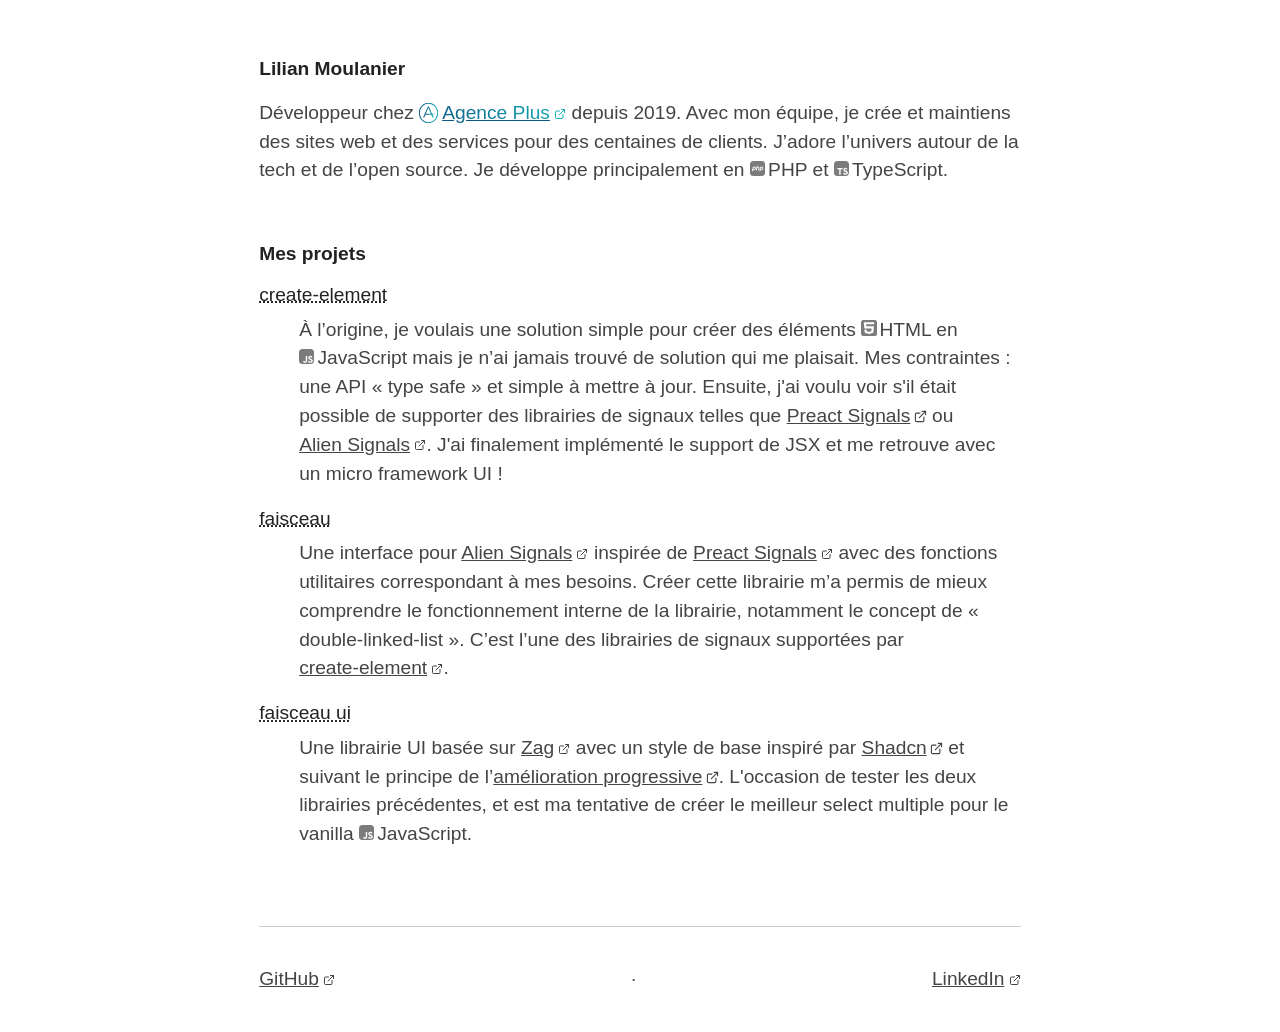
<file: index.html>
<!doctype html>
<html lang="en">
  <head>
    <meta charset="UTF-8" />
    <meta name="viewport" content="width=device-width, initial-scale=1.0" />
    <title>Lilian Moulanier</title>
    <link
      rel="icon"
      href="data:image/svg+xml,%3Csvg xmlns='http://www.w3.org/2000/svg' viewBox='0 0 64 64'%3E%3Cpath fill='%23222' d='M20 12h12v28h16v12H20z'/%3E%3C/svg%3E"
      type="image/svg+xml"
    />
    <link rel="stylesheet" href="/index.css" />
    <script src="analytics.js" defer></script>
  </head>
  <body>
    <main>
      <h1>Lilian Moulanier</h1>
      <p>
        Développeur chez
        <a href="https://www.agence-plus.fr/" target="_blank">Agence Plus</a>
        depuis 2019. Avec mon équipe, je crée et maintiens des sites web et des services pour des
        centaines de clients. J’adore l’univers autour de la tech et de l’open source. Je développe
        principalement en <span class="icon icon-php">PHP</span> et
        <span class="icon icon-ts">TypeScript</span>.
      </p>

      <h2>Mes projets</h2>
      <dl>
        <dt>
          <h3>
            <a href="https://github.com/lilian1315/create-element" target="_blank"
              >create-element</a
            >
          </h3>
        </dt>
        <dd>
          À l’origine, je voulais une solution simple pour créer des éléments
          <span class="icon icon-html">HTML</span> en
          <span class="icon icon-js">JavaScript</span> mais je n’ai jamais trouvé de solution qui me
          plaisait. Mes contraintes : une API « type safe » et simple à mettre à jour. Ensuite, j'ai
          voulu voir s'il était possible de supporter des librairies de signaux telles que
          <a href="https://github.com/preactjs/signals" target="_blank">Preact Signals</a> ou
          <a href="https://github.com/stackblitz/alien-signals" target="_blank">Alien Signals</a>.
          J'ai finalement implémenté le support de JSX et me retrouve avec un micro framework UI !
        </dd>
      </dl>
      <dl>
        <dt>
          <h3><a href="https://github.com/lilian1315/faisceau" target="_blank">faisceau</a></h3>
        </dt>
        <dd>
          Une interface pour
          <a href="https://github.com/stackblitz/alien-signals" target="_blank">Alien Signals</a>
          inspirée de
          <a href="https://github.com/preactjs/signals" target="_blank">Preact Signals</a>
          avec des fonctions utilitaires correspondant à mes besoins. Créer cette librairie m’a
          permis de mieux comprendre le fonctionnement interne de la librairie, notamment le concept
          de « double-linked-list ». C’est l’une des librairies de signaux supportées par
          <a href="https://github.com/lilian1315/create-element" target="_blank">create-element</a>.
        </dd>
      </dl>
      <dl>
        <dt>
          <h3>
            <a href="https://github.com/lilian1315/faisceau-ui" target="_blank">faisceau ui</a>
          </h3>
        </dt>
        <dd>
          Une librairie UI basée sur <a href="https://zagjs.com/" target="_blank">Zag</a> avec un
          style de base inspiré par <a href="https://ui.shadcn.com/" target="_blank">Shadcn</a> et
          suivant le principe de l’<a
            href="https://developer.mozilla.org/fr/docs/Glossary/Progressive_Enhancement"
            target="_blank"
            >amélioration progressive</a
          >. L'occasion de tester les deux librairies précédentes, et est ma tentative de créer le
          meilleur select multiple pour le vanilla <span class="icon icon-js">JavaScript</span>.
        </dd>
      </dl>
    </main>
    <footer>
      <a href="https://github.com/lilian1315" target="_blank">GitHub</a>
      ·
      <a href="https://linkedin.com/in/lilian-moulanier-7810aa121" target="_blank">LinkedIn</a>
    </footer>
  </body>
</html>
</file>
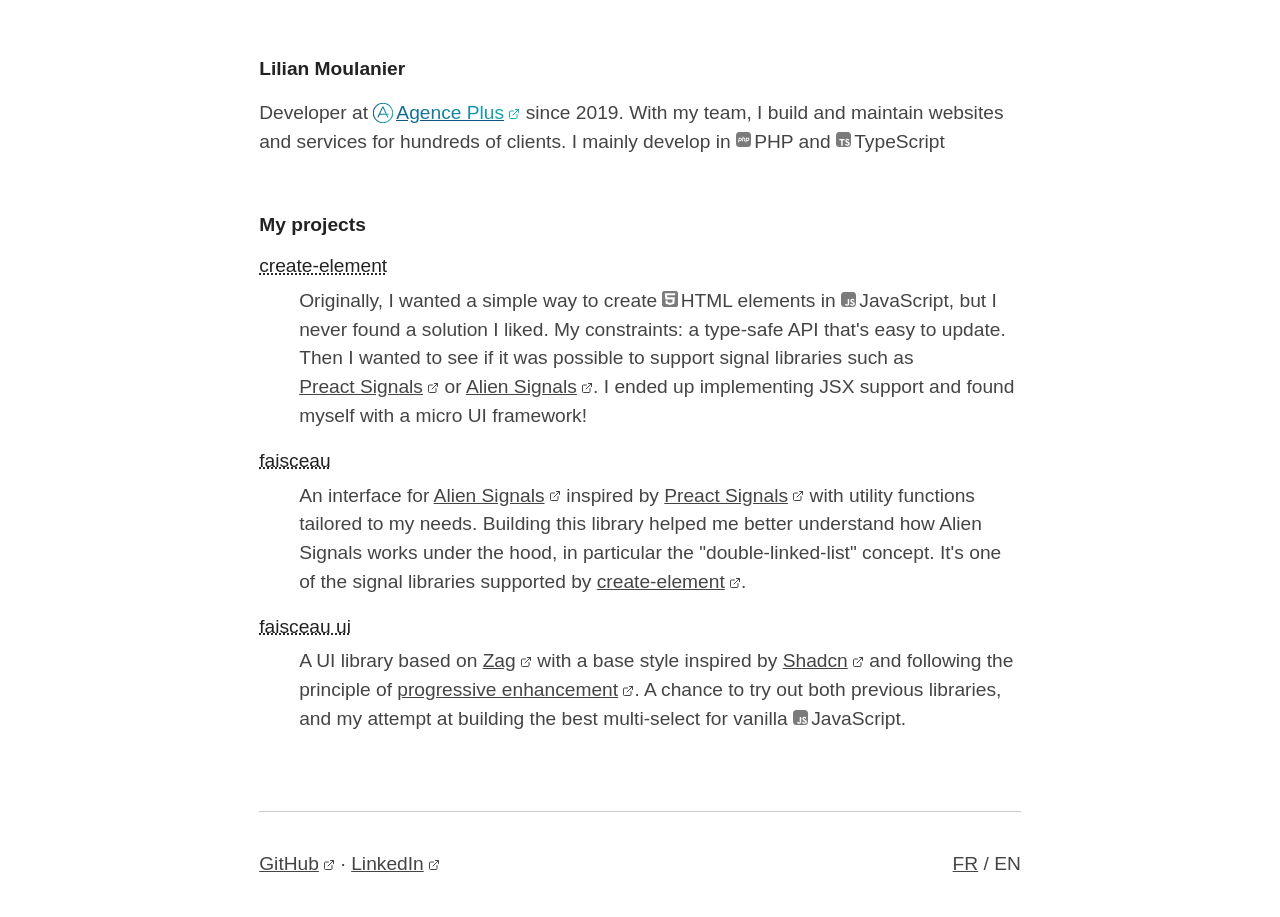
<file: en.html>
<!doctype html>
<html lang="en">
    <head>
        <meta charset="UTF-8" />
        <meta name="viewport" content="width=device-width, initial-scale=1.0" />
        <title>Lilian Moulanier</title>
        <meta
            name="description"
            content="Developer at Agence Plus since 2019 — I build and maintain websites and open source services in PHP and TypeScript."
        />
        <link
            rel="icon"
            href="data:image/svg+xml,%3Csvg xmlns='http://www.w3.org/2000/svg' viewBox='0 0 64 64'%3E%3Cpath fill='%23222' d='M20 12h12v28h16v12H20z'/%3E%3C/svg%3E"
            type="image/svg+xml"
        />
        <link rel="stylesheet" href="/index.css" />
        <script src="index.js" defer></script>
    </head>
    <body>
        <main>
            <h1>Lilian Moulanier</h1>
            <p>
                Developer at
                <a href="https://www.agence-plus.fr/" target="_blank"
                    >Agence Plus</a
                >
                since 2019. With my team, I build and maintain websites and
                services for hundreds of clients. I mainly develop in
                <span class="icon icon-php">PHP</span> and
                <span class="icon icon-ts">TypeScript</span>
            </p>

            <h2>My projects</h2>
            <dl>
                <dt>
                    <h3>
                        <a
                            href="https://github.com/lilian1315/create-element"
                            target="_blank"
                            >create-element</a
                        >
                    </h3>
                </dt>
                <dd>
                    Originally, I wanted a simple way to create
                    <span class="icon icon-html">HTML</span> elements in
                    <span class="icon icon-js">JavaScript</span>, but I never
                    found a solution I liked. My constraints: a type-safe API
                    that's easy to update. Then I wanted to see if it was
                    possible to support signal libraries such as
                    <a
                        href="https://github.com/preactjs/signals"
                        target="_blank"
                        >Preact Signals</a
                    >
                    or
                    <a
                        href="https://github.com/stackblitz/alien-signals"
                        target="_blank"
                        >Alien Signals</a
                    >. I ended up implementing JSX support and found myself with
                    a micro UI framework!
                </dd>
            </dl>
            <dl>
                <dt>
                    <h3>
                        <a
                            href="https://github.com/lilian1315/faisceau"
                            target="_blank"
                            >faisceau</a
                        >
                    </h3>
                </dt>
                <dd>
                    An interface for
                    <a
                        href="https://github.com/stackblitz/alien-signals"
                        target="_blank"
                        >Alien Signals</a
                    >
                    inspired by
                    <a
                        href="https://github.com/preactjs/signals"
                        target="_blank"
                        >Preact Signals</a
                    >
                    with utility functions tailored to my needs. Building this
                    library helped me better understand how Alien Signals works
                    under the hood, in particular the "double-linked-list"
                    concept. It's one of the signal libraries supported by
                    <a
                        href="https://github.com/lilian1315/create-element"
                        target="_blank"
                        >create-element</a
                    >.
                </dd>
            </dl>
            <dl>
                <dt>
                    <h3>
                        <a
                            href="https://github.com/lilian1315/faisceau-ui"
                            target="_blank"
                            >faisceau ui</a
                        >
                    </h3>
                </dt>
                <dd>
                    A UI library based on
                    <a href="https://zagjs.com/" target="_blank">Zag</a> with a
                    base style inspired by
                    <a href="https://ui.shadcn.com/" target="_blank">Shadcn</a>
                    and following the principle of
                    <a
                        href="https://developer.mozilla.org/en-US/docs/Glossary/Progressive_enhancement"
                        target="_blank"
                        >progressive enhancement</a
                    >. A chance to try out both previous libraries, and my
                    attempt at building the best multi-select for vanilla
                    <span class="icon icon-js">JavaScript</span>.
                </dd>
            </dl>
        </main>
        <footer>
            <div>
                <a href="https://github.com/lilian1315" target="_blank"
                    >GitHub</a
                >
                ·
                <a
                    href="https://linkedin.com/in/lilian-moulanier-7810aa121"
                    target="_blank"
                    >LinkedIn</a
                >
            </div>
            <div>
                <a href="/fr">FR</a>
                / EN
            </div>
        </footer>
    </body>
</html>
</file>
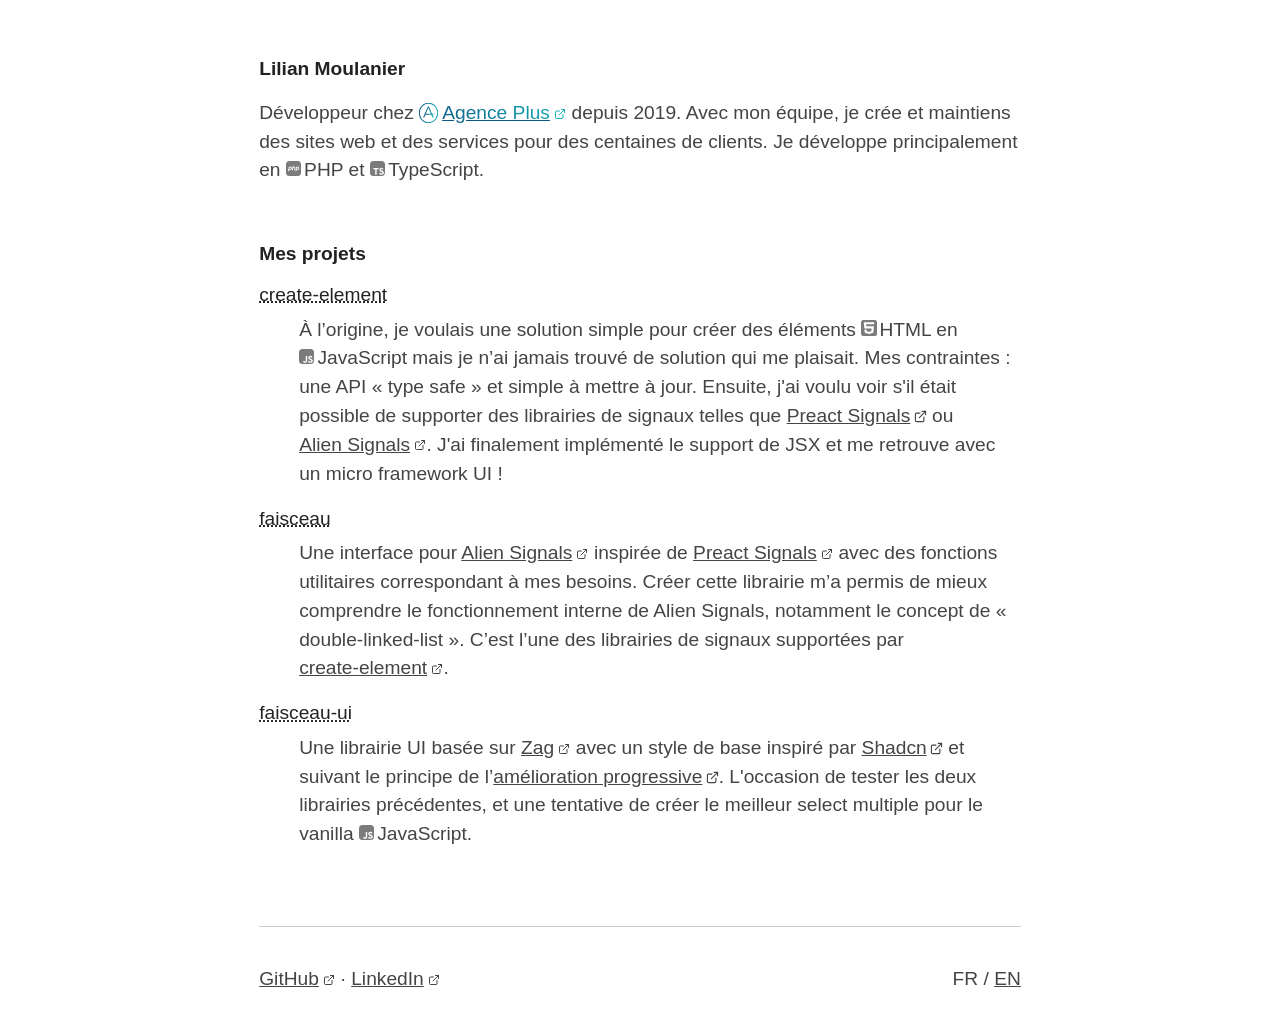
<file: fr.html>
<!doctype html>
<html lang="fr">
    <head>
        <meta charset="UTF-8" />
        <meta name="viewport" content="width=device-width, initial-scale=1.0" />
        <title>Lilian Moulanier</title>
        <meta
            name="description"
            content="Développeur chez Agence Plus depuis 2019 — je crée et maintiens des sites web et des services open source en PHP et TypeScript."
        />
        <link
            rel="icon"
            href="data:image/svg+xml,%3Csvg xmlns='http://www.w3.org/2000/svg' viewBox='0 0 64 64'%3E%3Cpath fill='%23222' d='M20 12h12v28h16v12H20z'/%3E%3C/svg%3E"
            type="image/svg+xml"
        />
        <link rel="stylesheet" href="/index.css" />
        <script src="index.js" defer></script>
    </head>
    <body>
        <main>
            <h1>Lilian Moulanier</h1>
            <p>
                Développeur chez
                <a href="https://www.agence-plus.fr/" target="_blank"
                    >Agence Plus</a
                >
                depuis 2019. Avec mon équipe, je crée et maintiens des sites web
                et des services pour des centaines de clients. Je développe
                principalement en <span class="icon icon-php">PHP</span> et
                <span class="icon icon-ts">TypeScript</span>.
            </p>

            <h2>Mes projets</h2>
            <dl>
                <dt>
                    <h3>
                        <a
                            href="https://github.com/lilian1315/create-element"
                            target="_blank"
                            >create-element</a
                        >
                    </h3>
                </dt>
                <dd>
                    À l’origine, je voulais une solution simple pour créer des
                    éléments
                    <span class="icon icon-html">HTML</span> en
                    <span class="icon icon-js">JavaScript</span> mais je n’ai
                    jamais trouvé de solution qui me plaisait. Mes contraintes :
                    une API « type safe » et simple à mettre à jour. Ensuite,
                    j'ai voulu voir s'il était possible de supporter des
                    librairies de signaux telles que
                    <a
                        href="https://github.com/preactjs/signals"
                        target="_blank"
                        >Preact Signals</a
                    >
                    ou
                    <a
                        href="https://github.com/stackblitz/alien-signals"
                        target="_blank"
                        >Alien Signals</a
                    >. J'ai finalement implémenté le support de JSX et me
                    retrouve avec un micro framework UI !
                </dd>
            </dl>
            <dl>
                <dt>
                    <h3>
                        <a
                            href="https://github.com/lilian1315/faisceau"
                            target="_blank"
                            >faisceau</a
                        >
                    </h3>
                </dt>
                <dd>
                    Une interface pour
                    <a
                        href="https://github.com/stackblitz/alien-signals"
                        target="_blank"
                        >Alien Signals</a
                    >
                    inspirée de
                    <a
                        href="https://github.com/preactjs/signals"
                        target="_blank"
                        >Preact Signals</a
                    >
                    avec des fonctions utilitaires correspondant à mes besoins.
                    Créer cette librairie m’a permis de mieux comprendre le
                    fonctionnement interne de Alien Signals, notamment le
                    concept de « double-linked-list ». C’est l’une des
                    librairies de signaux supportées par
                    <a
                        href="https://github.com/lilian1315/create-element"
                        target="_blank"
                        >create-element</a
                    >.
                </dd>
            </dl>
            <dl>
                <dt>
                    <h3>
                        <a
                            href="https://github.com/lilian1315/faisceau-ui"
                            target="_blank"
                            >faisceau-ui</a
                        >
                    </h3>
                </dt>
                <dd>
                    Une librairie UI basée sur
                    <a href="https://zagjs.com/" target="_blank">Zag</a> avec un
                    style de base inspiré par
                    <a href="https://ui.shadcn.com/" target="_blank">Shadcn</a>
                    et suivant le principe de l’<a
                        href="https://developer.mozilla.org/fr/docs/Glossary/Progressive_Enhancement"
                        target="_blank"
                        >amélioration progressive</a
                    >. L'occasion de tester les deux librairies précédentes, et
                    une tentative de créer le meilleur select multiple pour
                    le vanilla <span class="icon icon-js">JavaScript</span>.
                </dd>
            </dl>
        </main>
        <footer>
            <div>
                <a href="https://github.com/lilian1315" target="_blank"
                    >GitHub</a
                >
                ·
                <a
                    href="https://linkedin.com/in/lilian-moulanier-7810aa121"
                    target="_blank"
                    >LinkedIn</a
                >
            </div>
            <div>
                FR /
                <a href="/en">EN</a>
            </div>
        </footer>
    </body>
</html>
</file>
<file: index.css>
html {
  color-scheme: light dark;
  background-color: light-dark(#fff, #111);
  color: light-dark(#444, #bbb);
  font-family: sans-serif;
  font-size: 1.2em;
}

body {
  display: grid;
  min-height: 100dvh;
  width: 800px;
  max-width: 100%;
  padding: 0 1em;
  box-sizing: border-box;
  margin: 0 auto;
}

h1,
h2,
h3 {
  font-size: inherit;
  color: light-dark(#222, #eee);
}

h1 {
  margin-top: 3em;
}

h2 {
  margin-top: 3em;
}

h3 {
  font-weight: normal;
  margin-bottom: 0.5em;
  a {
    text-decoration-style: dotted;
  }
}

a {
  color: inherit;
  white-space: nowrap;
}

@media (hover: hover) {
  a:hover {
    color: light-dark(#000, #fff);
  }
  h3 a:hover {
    text-decoration: underline;
  }
}

p,
dd,
footer {
  line-height: 1.5;
  a[target="_blank"]::after {
    content: "";
    display: inline-block;;
    position: relative;
    top: 0.1em;
    width: 0.65em;
    height: 0.65em;
    margin-left: 0.2em;
    vertical-align: 0.05em;
    background-color: currentColor;
    -webkit-mask: url("icons/external-link.svg") center / contain no-repeat;
    mask: url("icons/external-link.svg") center / contain no-repeat;
  }
}

footer {
  display: flex;
  justify-content: space-between;
  margin-top: 3rem;
  padding: 2em 0;
  align-self: end;
  border-top: 1px solid light-dark(rgb(0 0 0 / 0.2), rgb(255 255 255 / 0.2));
}

.icon {
  white-space: nowrap;
  &::before {
    content: "";
    display: inline-block;
    width: 0.8em;
    height: 0.8em;
    margin-right: 0.15em;
    opacity: 0.7;
    background-color: currentColor;
    -webkit-mask: var(--icon) center / contain no-repeat;
    mask: var(--icon) center / contain no-repeat;
  }
}

.icon-html {
  --icon: url("icons/html.svg");
}

.icon-js {
  --icon: url("icons/js.svg");
}

.icon-php {
  --icon: url("icons/php.svg");
}

.icon-ts {
  --icon: url("icons/ts.svg");
}

a[href^="https://www.agence-plus.fr/"] {
  background-image: linear-gradient(60deg, #105685, #15afb7);
  background-clip: text;
  color: transparent;
  text-decoration-color: #105685;
  &::before {
    content: "";
    position: relative;
    display: inline-block;
    top: 0.2em;
    margin-right: 0.2em;
    width: 1em;
    height: 1em;
    background-image: url("icons/agence-plus.svg");
    background-repeat: no-repeat;
    background-size: cover;
    background-position: center;
  }
  &::after {
    color: #15afb7;
  }
}

@media screen and (width < 500px) {
  dd {
    margin-left: 0;
  }
}
</file>
